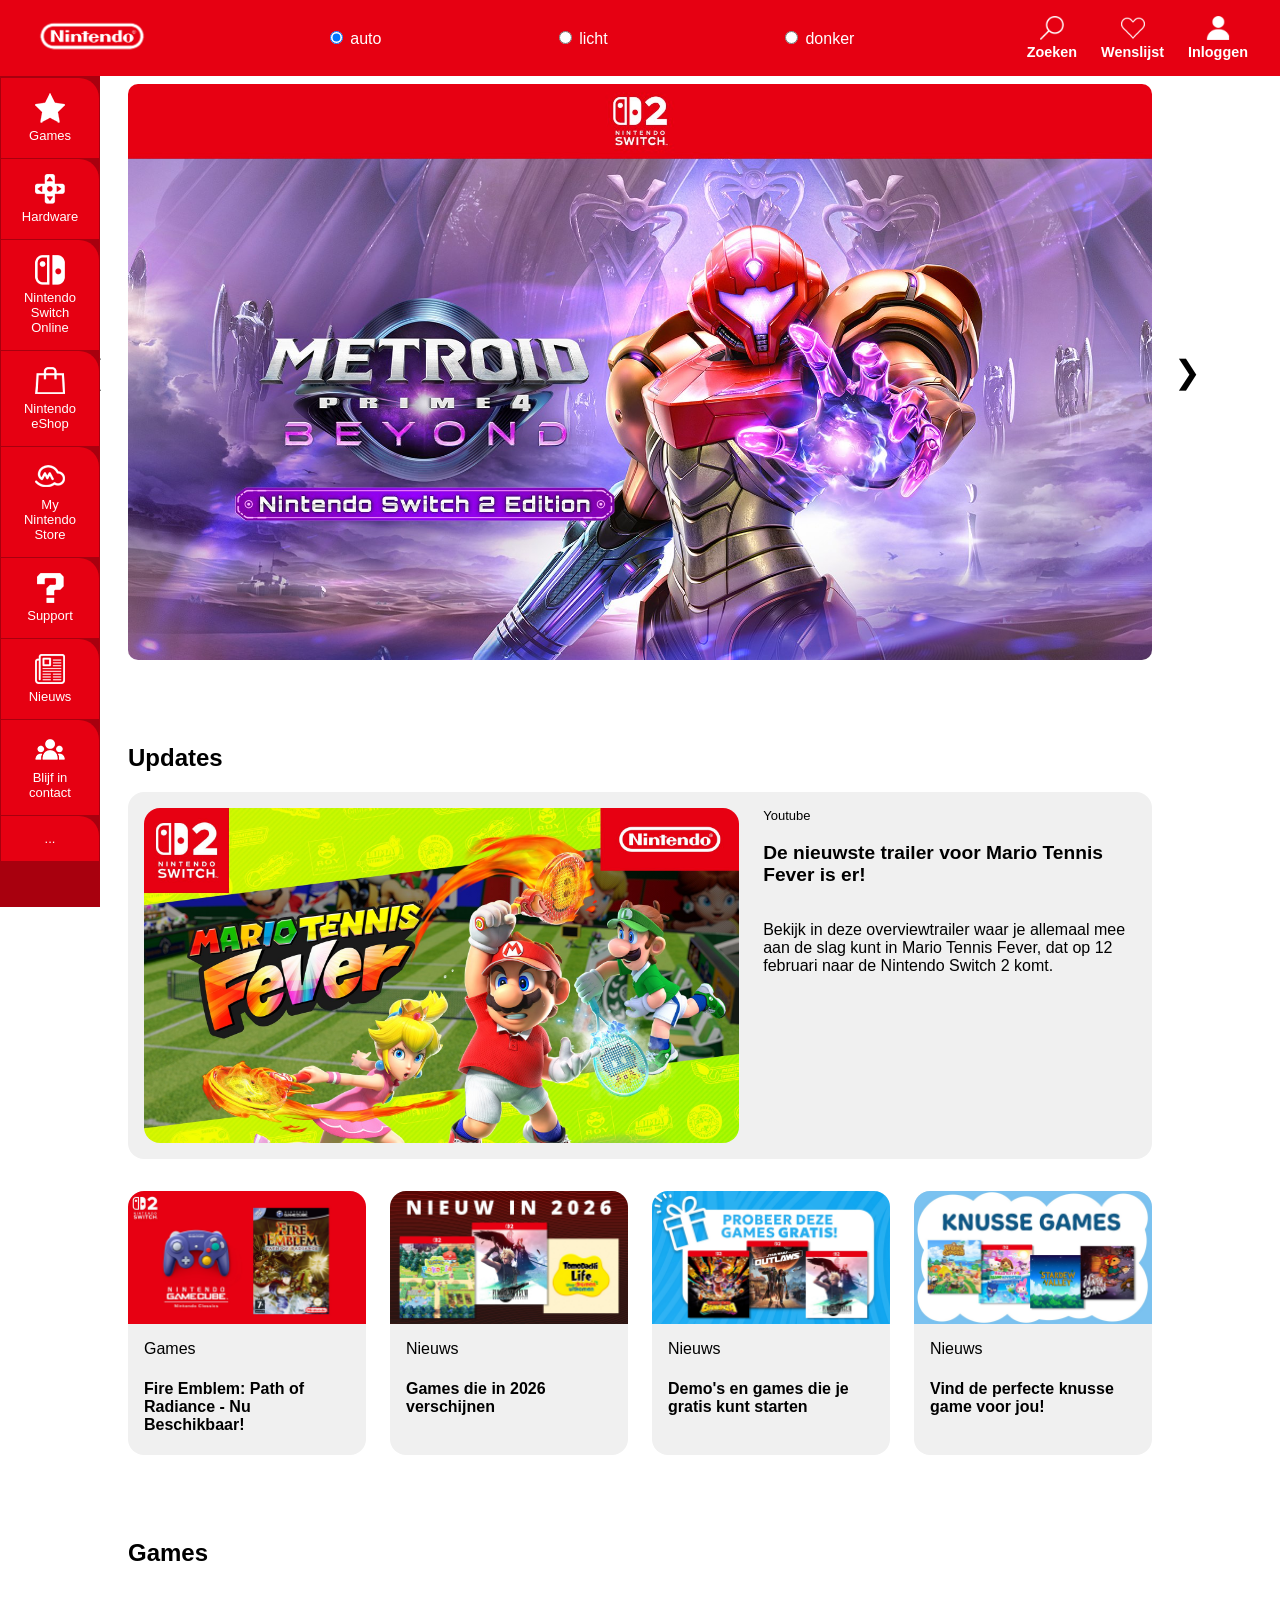
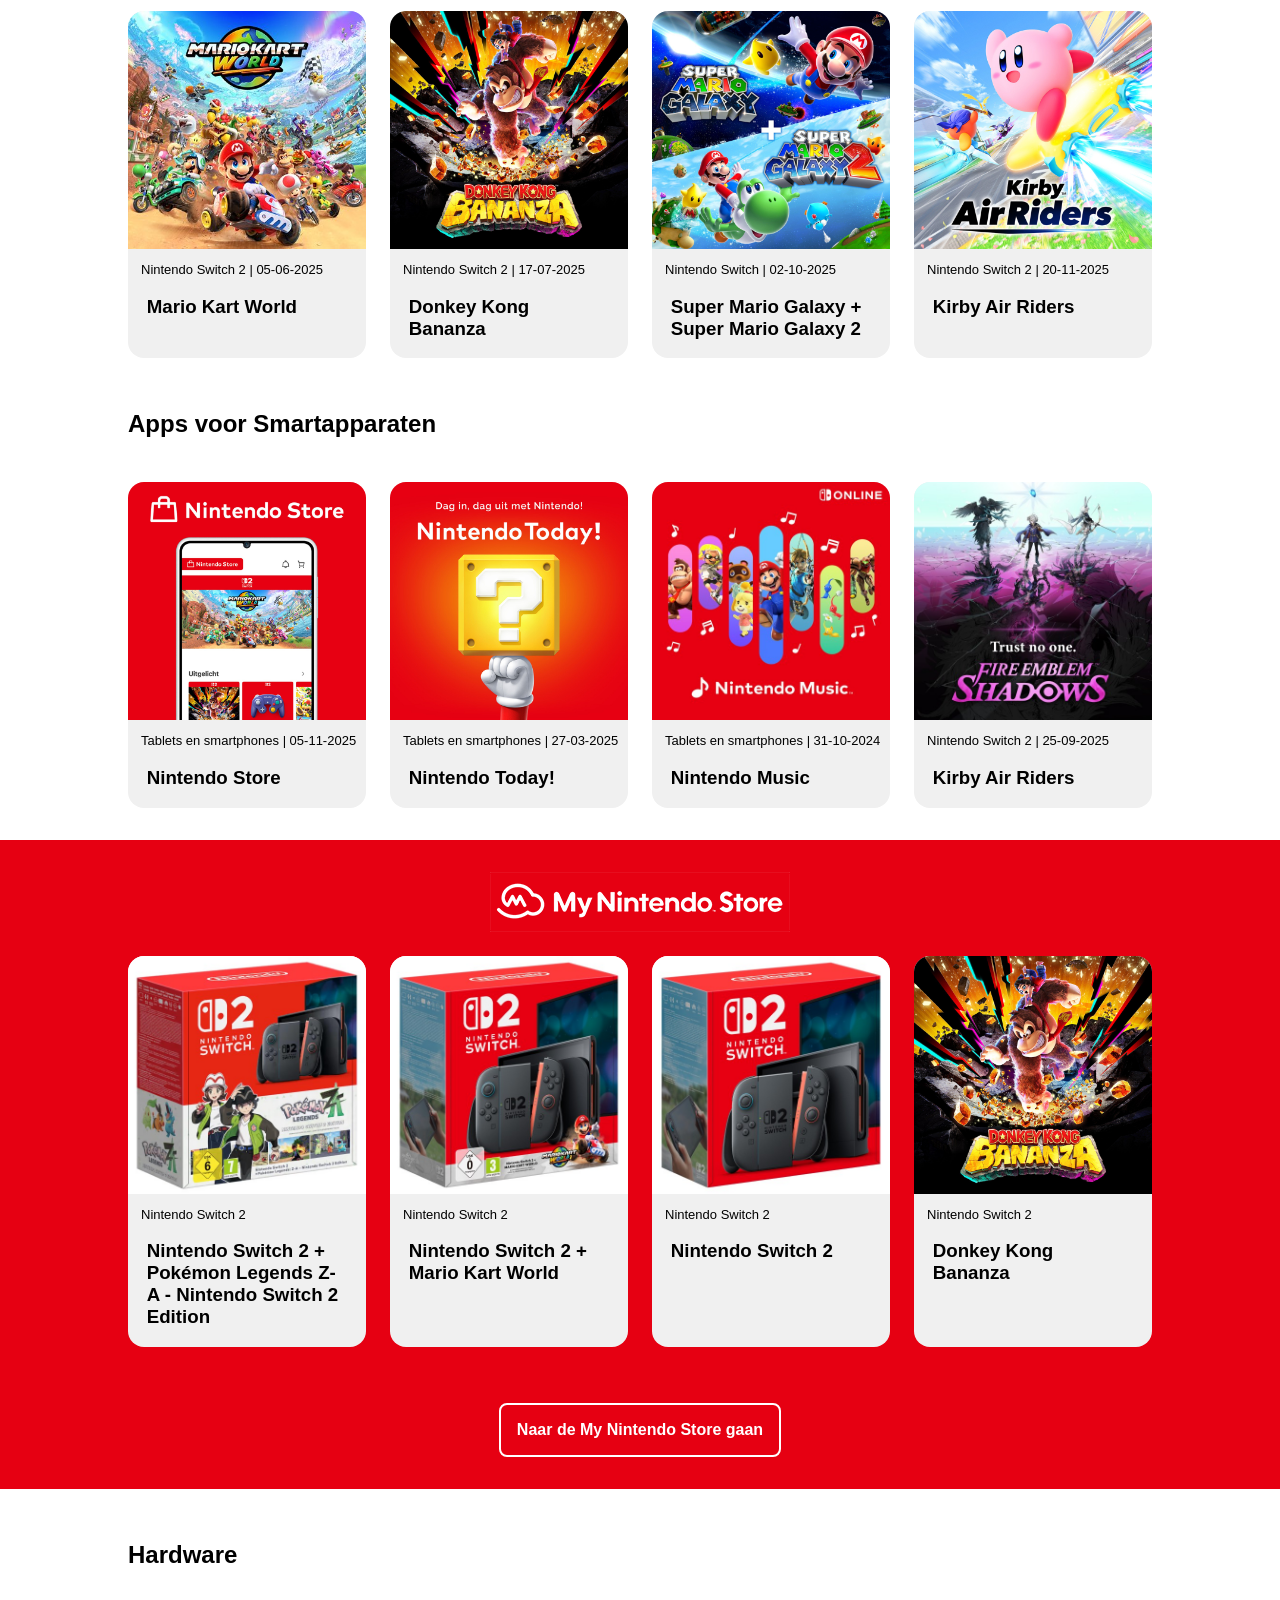
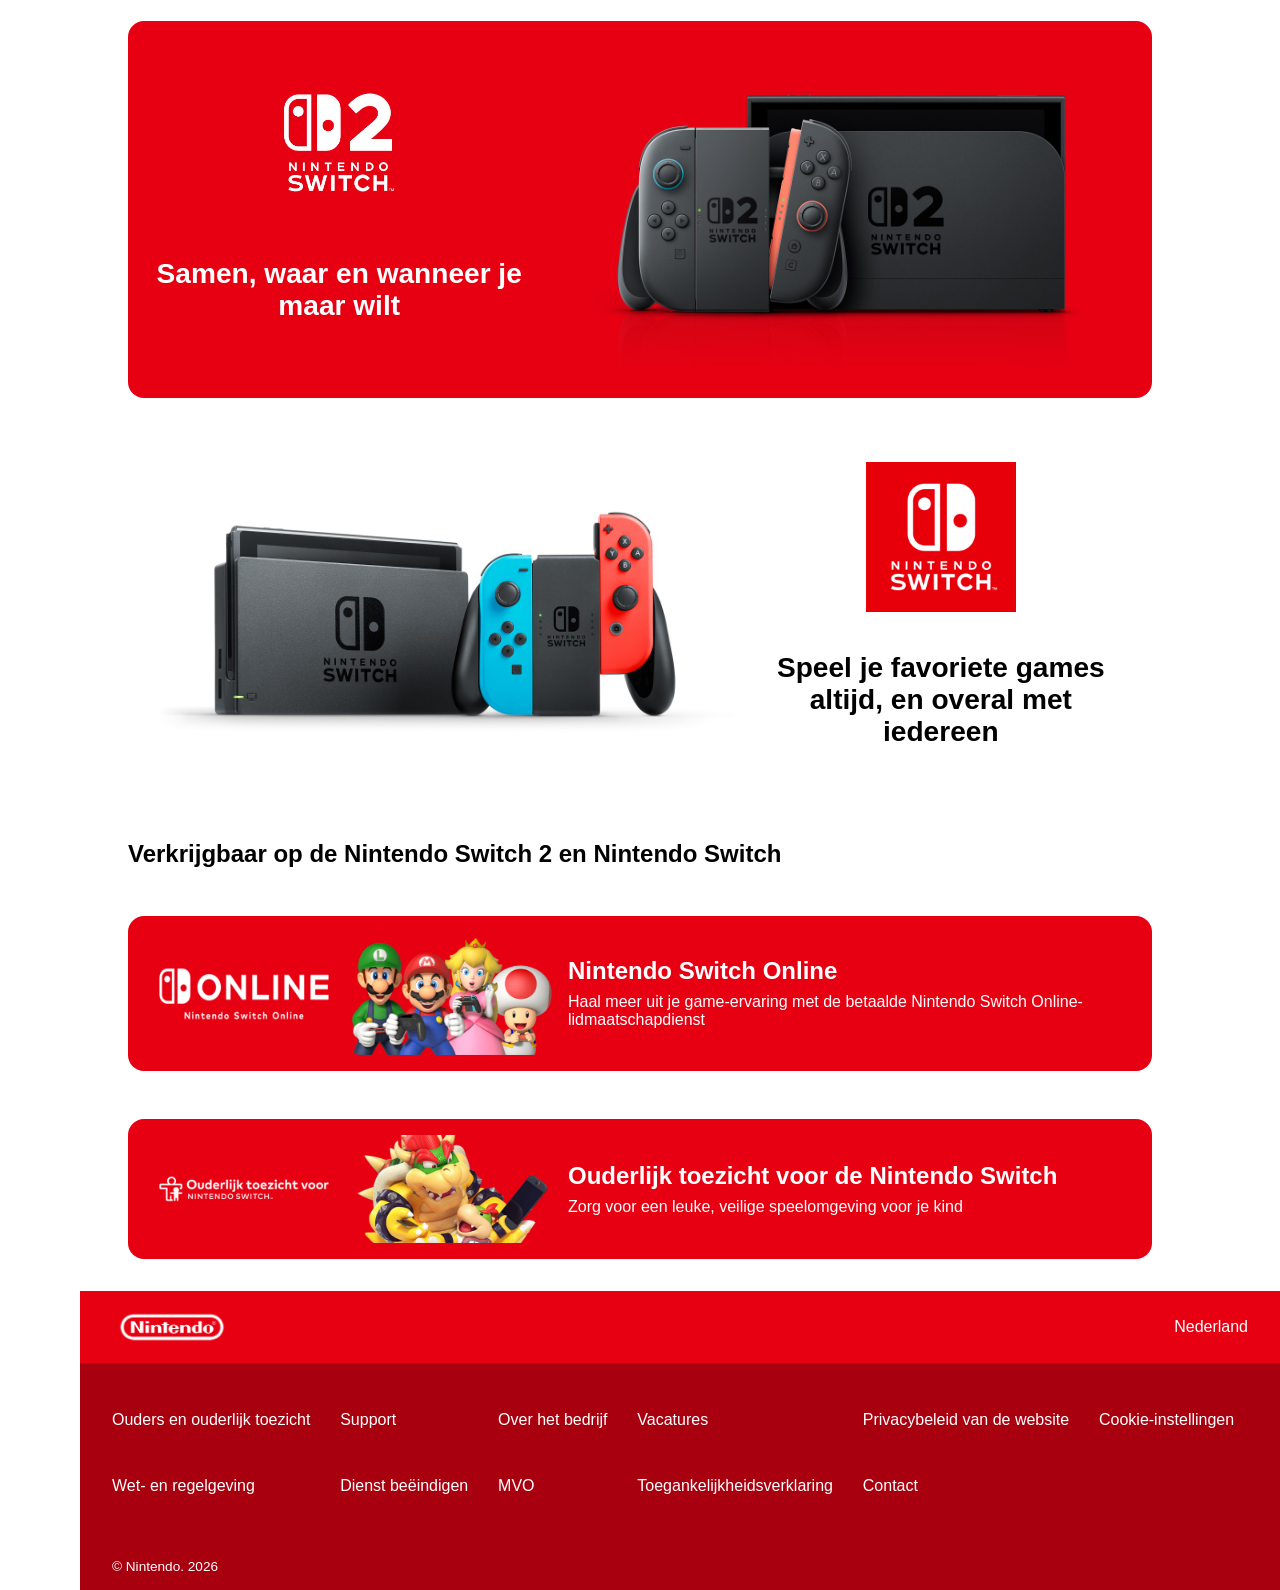
<file: index.html>
<!DOCTYPE html>
<html lang="nl">
	
<head>
	<meta charset="UTF-8">
	<meta name="author" content="Jake Laan">
	<meta name="viewport" content="width=device-width, initial-scale=1">
	
	<title>De officiële website voor Nintendo</title>

	<link href="style.css" rel="stylesheet">

	<link rel="icon" type="image/svg+xml" href="images/favicon.png">
</head>

<body>
<header>  
    
  
  <button class="hamburger" onclick="toggleMenu()">
  <span></span>
  <span></span>
  <span></span>
</button>
  
  <a href="#"><img src="images/nintendo_logo.png" alt="Nintendo Logo"></a>
    
<label>
  <input type="radio" name="theme" value="auto" checked> auto
</label>

<label>
  <input type="radio" name="theme" value="light"> licht
</label>

<label>
  <input type="radio" name="theme" value="dark"> donker
</label> 

    <div class="header-links">
        <a href="#"><img src="images/nav_Search_icon.png" alt="Zoek icoontje"> Zoeken</a>
        <a href="#"><img src="images/nav_wishlist_icon.png" alt="Wishlist icoontje"> Wenslijst</a>
        <a href="#"><img src="images/nav_login_icon.png" alt="Login icoontje"> Inloggen</a>
    </div>
</header>

/* Chatgpt- Prompt: "Hoe maak ik een verticale navigatie balk?"------------------------------------------------ */

<nav class="sidebar">
    <ul>
        <li><a href="#"><img src="images/nav_star_icon.png" alt="Ster">Games</a></li>
        <li><a href="#"><img src="images/nav_DPad_icon.png" alt="Dpad">Hardware</a></li>
        <li><a href="#"><img src="images/nav_NSwitch_icon.png" alt="Nintendo Switch Logo">Nintendo Switch Online</a></li>
        <li><a href="#"><img src="images/nav_shop_icon.png" alt="Winkeltas">Nintendo eShop</a></li>
        <li><a href="#"><img src="images/nav_MyStore_icon.png" alt="My Nintendo store logo">My Nintendo Store</a></li>
        <li><a href="#"><img src="images/nav_QA_icon.png" alt="Vraagteken">Support</a></li>
        <li><a href="#"><img src="images/nav_news_icon.png" alt="nieuwsbrief">Nieuws</a></li>
        <li><a href="#"><img src="images/nav_group_icon.png" alt="Groep">Blijf in contact</a></li>
        <li><a href="#">...</a></li>
    </ul>
</nav>

<div id="mySidenav" class="sidenav">
  <h2>Hardware</h2>
   <h3>Nintendo Switch 2</h3>
    <a href="Overzicht.html">Overzicht</a>
    <a href="Online.html">Functies</a>
    <a href="#">GameChat</a>
    <a href="#">GameShare</a>
    <a href="#">Nintendo Switch 2 Games</a>
    <a href="#">Nintendo Switch 2-accessoires</a>
    <a href="#">Nintendo Switch 2-bundels</a>
    <a href="#">Gegevens overdracht van een Nintendo Switch</a>
   <h3>Nintendo Switch-familie</h3>
    <a href="#">Overzicht</a>
    <a href="#">Nintendo Switch - OLED-model</a>
    <a href="#">Nintendo Switch</a>
    <a href="#">Nintendo Switch Lite</a>
    <a href="#">Welke Nintendo Switch past het beste bij je?</a>
</div>

/*------------------------------------------------------------------*/


<main>
   
<div class="carousel">
  <button class="prev">❮</button>
<img src="images/16x9_HP_NSwitch2_MetroidPrime4BeyondNS2Ed_HeroShelf_textless.jpg" alt="carousel image" class="carousel-image">
  <button class="next">❯</button>
</div>



<section class="updates"> 
  <h2>Updates</h2>

  <div class="update-main">
    <img src="images/16x9_YT_NSwitch_MarioTennisFever_thumbnail.jpg" alt="Preview Mario Tennis Fever">

    <div class="update-text">
      <a href="https://youtu.be/RSyoMsWRL9I?si=YqlS65AR0tT2wXxA">Youtube</a>
      <h3><b>De nieuwste trailer voor Mario Tennis Fever is er!</b></h3>
      <p>
        Bekijk in deze overviewtrailer waar je allemaal mee aan de slag kunt
        in Mario Tennis Fever, dat op 12 februari naar de Nintendo Switch 2 komt.
      </p>
    </div>
  </div>

<div class="updatesub">

  <article class="update-card">
    <img src="images/16x9_FireEmblem_noracetrack.jpg" alt="Poster Fire Emblem Path of Radiance"> 
     <p>Games</p>
    <h4>Fire Emblem: Path of Radiance - Nu Beschikbaar!</h4>
  </article>

  <article class="update-card">
    <img src="images/16x9_HP_NSwitch2_UpcomingGames_2026_NL_nl.jpg" alt="Games die in 2026 verschijnen">
     <p>Nieuws</p>
    <h4>Games die in 2026 verschijnen</h4>
  </article>

  <article class="update-card">
    <img src="images/16x9_Other_TryForFree2025_NL.jpg" alt="Probeer deze games gratis!">
     <p>Nieuws</p>
    <h4>Demo's en games die je gratis kunt starten</h4>
  </article>

  <article class="update-card">
    <img src="images/16x9_Other_CosyGames2025_NL.jpg" alt="Knusse games">
     <p>Nieuws</p>
    <h4>Vind de perfecte knusse game voor jou!</h4>
  </article>

</div>
</section>


<section class="games">

<h2>Games</h2>

<article class="game-card"> 
 <a href="#"><img src="images/1x1_NSwitch2_MarioKartWorld.jpg" alt="Poster voor Mario Kart World"></a>
  <p>Nintendo Switch 2 | 05-06-2025</p>
 <h3>Mario Kart World</h3>
</article>

<article class="game-card"> 
 <a href="#"><img src="images/1x1_NSwitch2_DonkeyKongBananza_Launch_image1600w.jpg" alt="Poster voor Donkey Kong Bananza"></a>
  <p>Nintendo Switch 2 | 17-07-2025</p>
 <h3>Donkey Kong Bananza</h3>
</article>

<article class="game-card"> 
 <a href="#"><img src="images/1x1_NSwitch_SuperMarioGalaxy1And2_image1600w.jpg" alt=" Poster voor Super Mario Galaxy + Super Mario Galaxy 2"></a>
  <p>Nintendo Switch | 02-10-2025</p>
 <h3>Super Mario Galaxy + Super Mario Galaxy 2</h3>
</article>

<article class="game-card"> 
 <a href="#"><img src="images/1x1_NSwitch2_KirbyAirRiders_02_image1600w.jpg" alt="Poster voor Kirby Air Riders"></a>
  <p>Nintendo Switch 2 | 20-11-2025</p>
 <h3>Kirby Air Riders</h3>
</article>

</Section>
 
<section class="apps">

<h2>Apps voor Smartapparaten</h2>

<article class="apps-card"> 
 <img src="images/1x1_SmartDevice_MNSApp_NL_nl_image1600w.jpg" alt="Poster voor Nintendo Store App">
  <p>Tablets en smartphones | 05-11-2025</p>
 <h3>Nintendo Store</h3>
</article>

<article class="apps-card"> 
 <img src="images/1x1_SmartDevice_NintendoToday_NL_nl_image1600w.jpg" alt=" Poster voor Nintendo Today App">
  <p>Tablets en smartphones | 27-03-2025</p>
 <h3>Nintendo Today!</h3>
</article>

<article class="apps-card"> 
 <img src="images/1x1_SmartDevice_NSO_NintendoMusic_Announce_GB_en_image500w.jpg" alt=" Poster voor Nintendo Music App">
  <p>Tablets en smartphones | 31-10-2024</p>
 <h3>Nintendo Music</h3>
</article>

<article class="apps-card"> 
 <img src="images/1x1_FireEmblemShadows_GBen_image500w.jpg" alt="Poster voor Fire Emblem Shadows">
  <p>Nintendo Switch 2 | 25-09-2025</p>
 <h3>Kirby Air Riders</h3>
</article>

</Section>

<div class="store-wrapper">

  <section class="store">

<h2>My Nintendo Store</h2>

<img src="images/my-nintendo-store-logo.png" alt=" My Nintendo Store Logo" class="store-logo">

<article class="store-card"> 
 <img src="images/1x1_PokemonLegendsZA_MNS_image500w.jpg" alt=" Nintendo Switch 2 en Pokémon Legends Z-A Bundel">
  <p>Nintendo Switch 2</p>
 <h3>Nintendo Switch 2 + Pokémon Legends Z-A - Nintendo Switch 2 Edition</h3>
</article>

<article class="store-card"> 
 <img src="images/1x1_NintedoSwitch2_Hardware_MarioKartBundle_pkg_MNS_2000x2000.jpg" alt="Nintendo Switch 2 en Mario Kart World Bundel"> 
  <p>Nintendo Switch 2</p>
 <h3>Nintendo Switch 2 + Mario Kart World</h3>
</article>

<article class="store-card"> 
 <img src="images/1x1_NintedoSwitch2_Hardware_pkg_MNS_2000x2000.jpg" alt="Nintendo Switch 2 verpakking">
  <p>Nintendo Switch 2</p>
 <h3>Nintendo Switch 2</h3>
</article>

<article class="store-card"> 
 <img src="images/1x1_NSwitch2_DonkeyKongBananza_Launch_image1600w.jpg" alt="Poster voor Donkey Kong Bananza">
  <p>Nintendo Switch 2</p>
 <h3>Donkey Kong Bananza</h3>
</article>


<button class="store-button">
  Naar de My Nintendo Store gaan
</button>

</Section>

</div>

<section class="hardware">

<h2>Hardware</h2>

<article class="hardware-card-upper">
  <div class="logo-text">
    <img src="images/NintendoSwitch2Logo.png" alt="Nintendo Switch 2 Logo">
    <h3>Samen, waar en wanneer je maar wilt</h3>
  </div>
  <img src="images/16x9_NSwitch2_HWKeyvisual_NoIcon_image1280w.jpg" alt="Nintendo Switch 2 afbeelding">
</article>

<article class="hardware-card-lower">
  <img src="images/16x9_NSwitch_Hardware_image1280w.jpg" alt="Nintendo Switch afbeelding">
  <div class="logo-text">
    <img src="images/Nintendo_switch_logo.png" alt="Nintendo Switch Logo">
    <h3>Speel je favoriete games altijd, en overal met iedereen</h3>
  </div>
</article>

</Section>

<section class="online">
  <h2>Verkrijgbaar op de Nintendo Switch 2 en Nintendo Switch</h2>

  <article class="online-card"> 
    <div class="images">
      <img src="images/CI_518x218_NSwitch_ServiceBanner_NSOLogo_image500w.png" alt="Nintendo Switch Online Logo">
      <img src="images/CI_518x320_NSwitch_ServiceBanner_NSOChar_image500w.png" alt="Nintendo Switch Online karakters">
    </div>
    <div class="text">
      <h3>Nintendo Switch Online</h3>
      <p>Haal meer uit je game-ervaring met de betaalde Nintendo Switch Online-lidmaatschapdienst</p>
    </div>
  </article>

  <article class="online-card"> 
    <div class="images">
      <img src="images/CI_518x218_NSwitch_ServiceBanner_ParentalcontrolLogoTrans_NL_nl_image500w.png" alt="Ouderlijk toezicht Logo">
      <img src="images/CI_518x280_NSwitch_ServiceBanner_ParentalControlChar_v02_image500w.png" alt="Ouderlijk toezicht Karakters">
    </div>
    <div class="text">
      <h3>Ouderlijk toezicht voor de Nintendo Switch</h3>
      <p>Zorg voor een leuke, veilige speelomgeving voor je kind</p>
    </div>
  </article>
</section>

</main>

<footer> 
   
    <div class="taal-balk">   
        <img src="images/nintendo_logo.png" alt="Nintendo logo">
        <span>Nederland</span>   
    </div>
    
   
    <div class="footer-links">
       <a href="#"><p>Ouders en ouderlijk toezicht</p></a>
       <a href="#"><p>Support</p></a>
       <a href="#"><p>Over het bedrijf</p></a>
       <a href="#"><p>Vacatures</p></a>
       <a href="#"><p>Privacybeleid van de website</p></a>
       <a href="#"><p>Cookie-instellingen</p></a>
       <a href="#"><p>Wet- en regelgeving</p></a>
       <a href="#"><p>Dienst beëindigen</p></a>
       <a href="#"><p>MVO</p></a>
       <a href="#"><p>Toegankelijkheidsverklaring</p></a>
       <a href="#"><p>Contact</p></a>
    </div>
    
   
    <div class="copyright">
        <p>© Nintendo. 2026</p>
    </div>
</footer>


	<script defer src="script.js"></script>
</body>
	
</html>
</file>
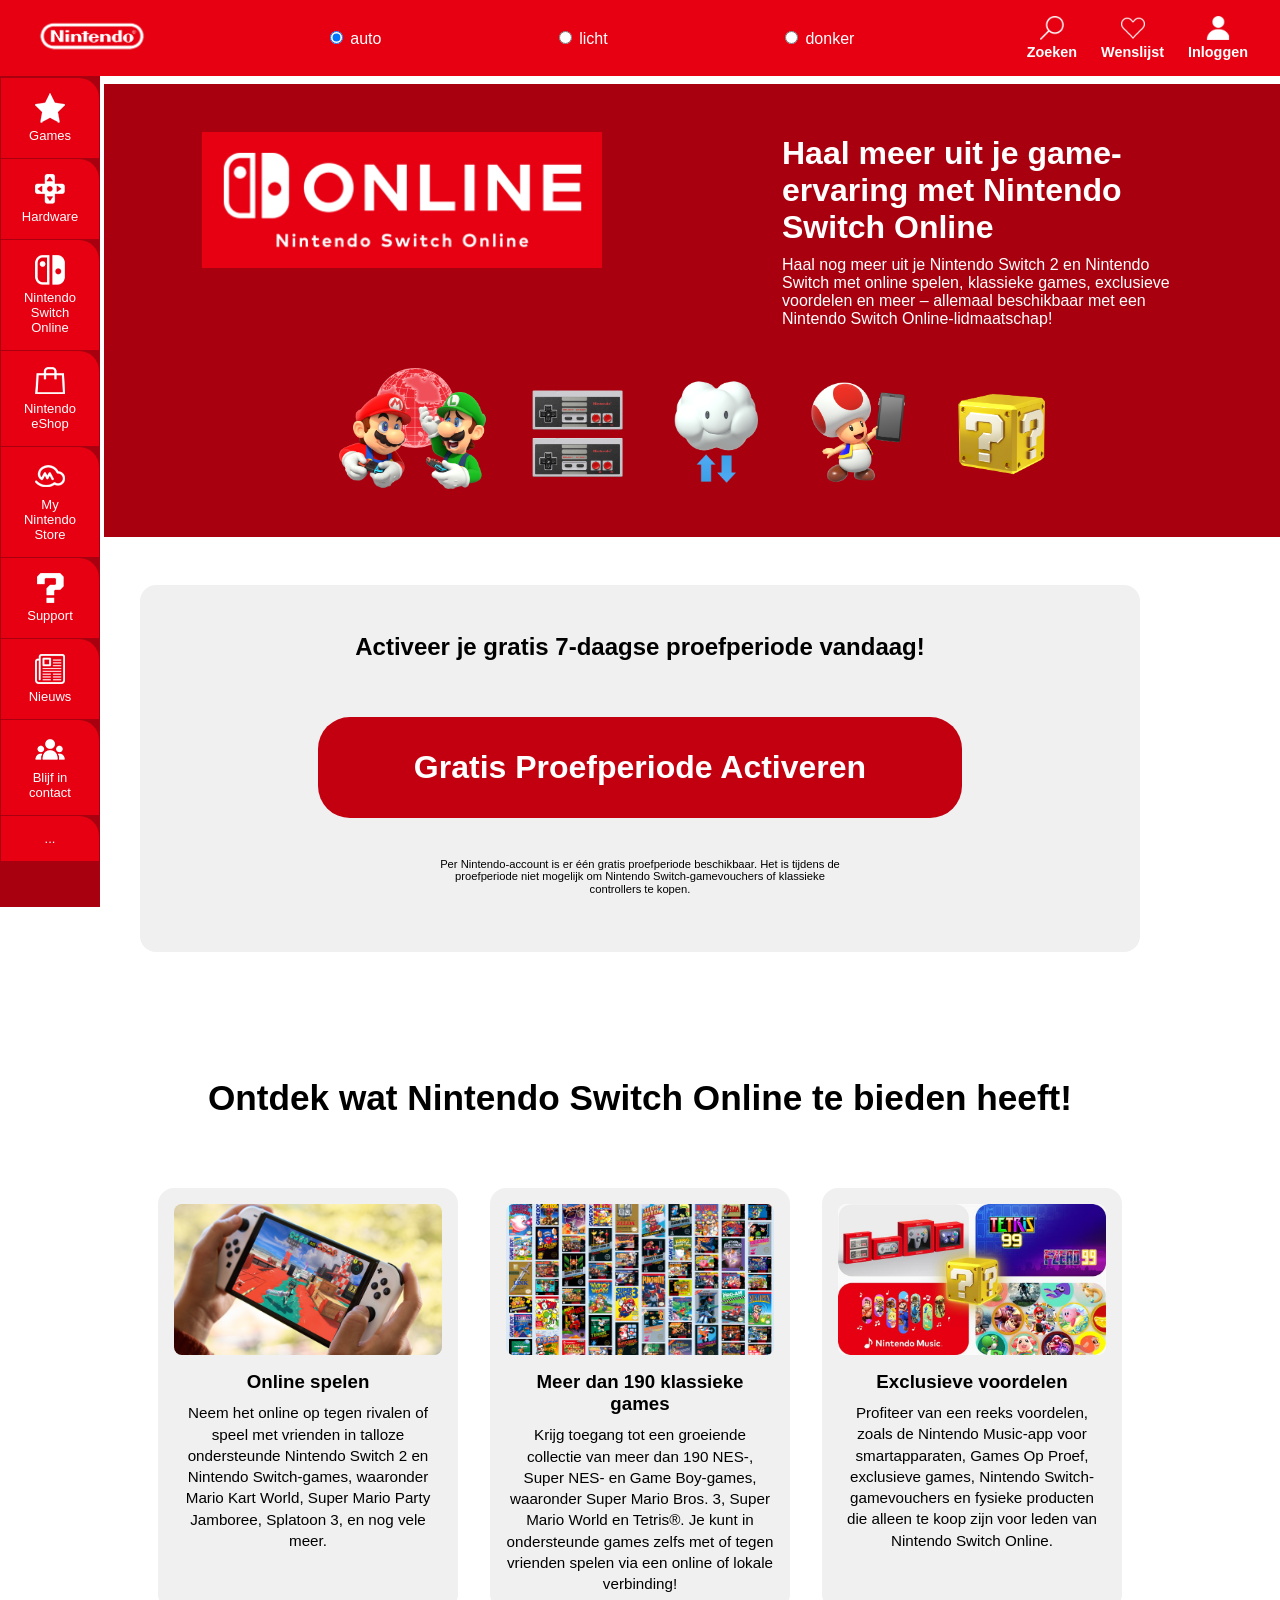
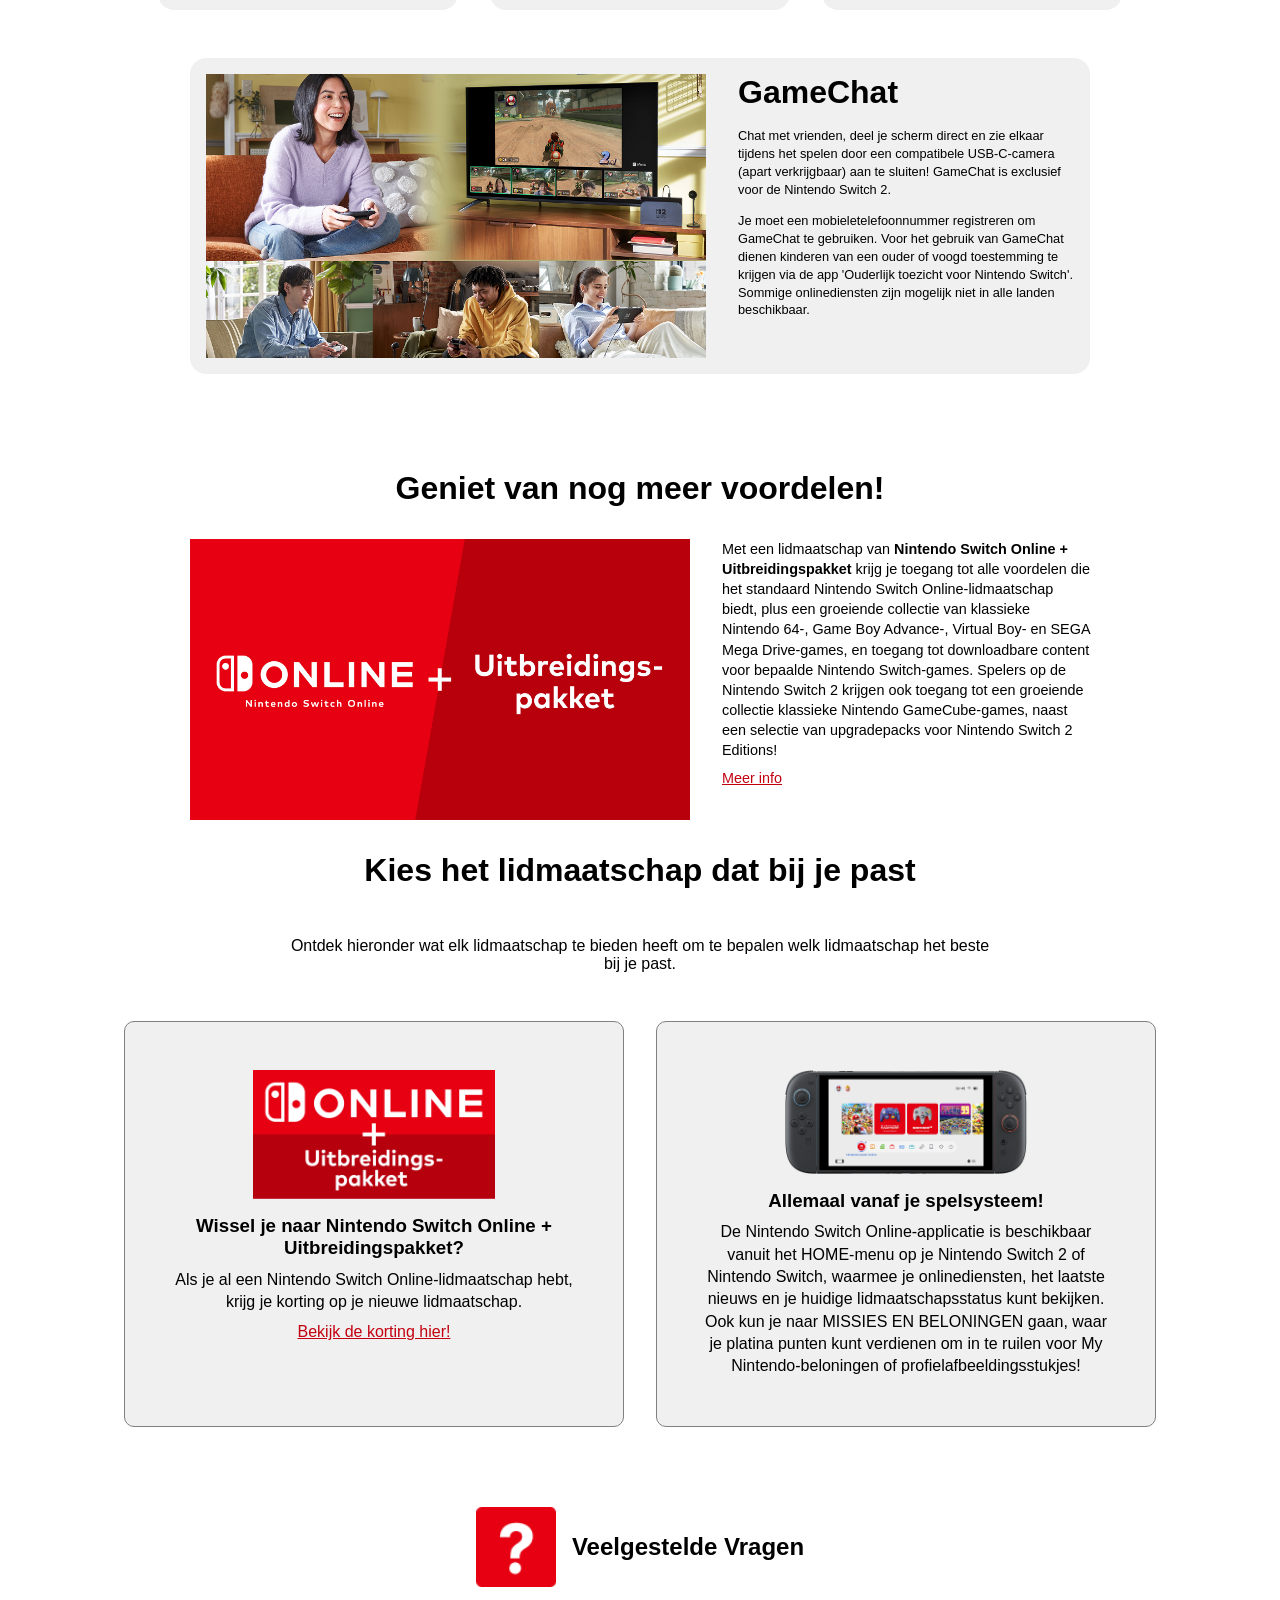
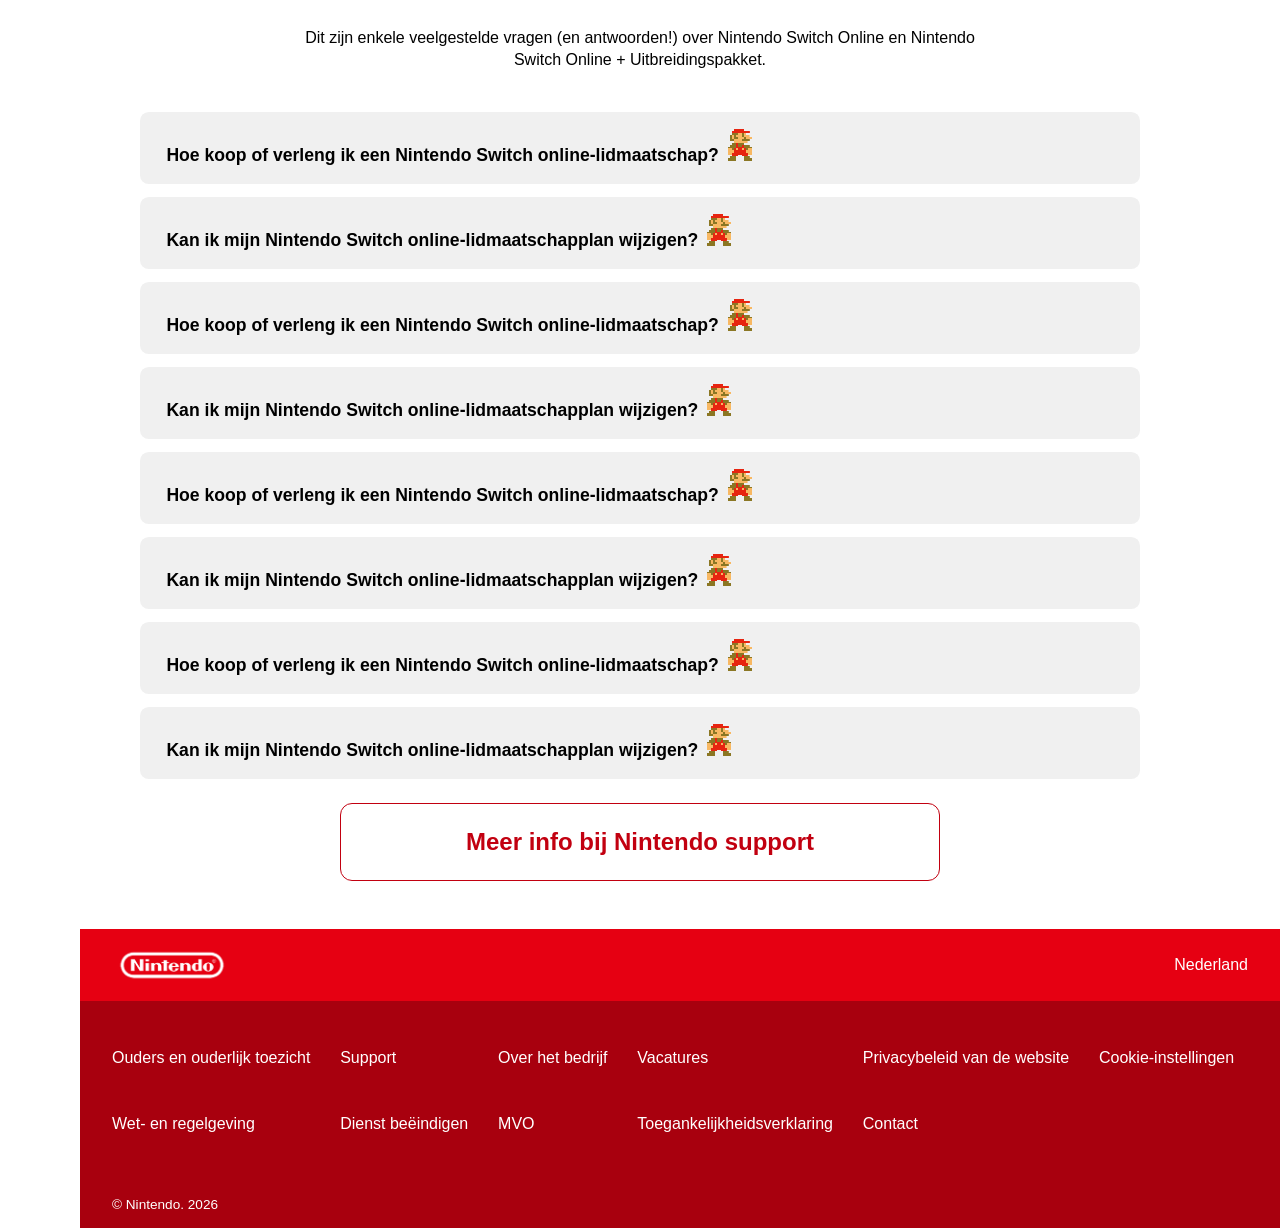
<file: Online.html>
<!DOCTYPE html>
<html lang="nl">
	
<head>
	<meta charset="UTF-8">
	<meta name="author" content="Jake Laan">
	<meta name="viewport" content="width=device-width, initial-scale=1">
	
	<title>De officiële website voor Nintendo</title>

	<link href="style.css" rel="stylesheet">

	<link rel="icon" type="image/svg+xml" href="images/favicon.png">
</head>

<body>
    <header>
    
  <button class="hamburger" onclick="toggleMenu()">
  <span></span>
  <span></span>
  <span></span>
</button>
  
  <a href="index.html"><img src="images/nintendo_logo.png" alt="Nintendo Logo"></a>
    
<label>
  <input type="radio" name="theme" value="auto" checked> auto
</label>

<label>
  <input type="radio" name="theme" value="light"> licht
</label>

<label>
  <input type="radio" name="theme" value="dark"> donker
</label> 

    <div class="header-links">
        <a href="#"><img src="images/nav_Search_icon.png" alt="Zoek icoontje"> Zoeken</a>
        <a href="#"><img src="images/nav_wishlist_icon.png" alt="Wishlist icoontje"> Wenslijst</a>
        <a href="#"><img src="images/nav_login_icon.png" alt="Login icoontje"> Inloggen</a>
    </div>
</header>

/* Chatgpt- Prompt: "Hoe maak ik een verticale navigatie balk?"------------------------------------------------ */

<nav class="sidebar">
    <ul>
        <li><a href="#"><img src="images/nav_star_icon.png" alt="Ster">Games</a></li>
        <li><a href="#"><img src="images/nav_DPad_icon.png" alt="Dpad">Hardware</a></li>
        <li><a href="#"><img src="images/nav_NSwitch_icon.png" alt="Nintendo Switch Logo">Nintendo Switch Online</a></li>
        <li><a href="#"><img src="images/nav_shop_icon.png" alt="Winkeltas">Nintendo eShop</a></li>
        <li><a href="#"><img src="images/nav_MyStore_icon.png" alt="My Nintendo store logo">My Nintendo Store</a></li>
        <li><a href="#"><img src="images/nav_QA_icon.png" alt="Vraagteken">Support</a></li>
        <li><a href="#"><img src="images/nav_news_icon.png" alt="nieuwsbrief">Nieuws</a></li>
        <li><a href="#"><img src="images/nav_group_icon.png" alt="Groep">Blijf in contact</a></li>
        <li><a href="#">...</a></li>
    </ul>
</nav>

<div id="mySidenav" class="sidenav">
  <h2>Hardware</h2>
   <h3>Nintendo Switch 2</h3>
    <a href="Overzicht.html">Overzicht</a>
    <a href="Online.html">Functies</a>
    <a href="#">GameChat</a>
    <a href="#">GameShare</a>
    <a href="#">Nintendo Switch 2 Games</a>
    <a href="#">Nintendo Switch 2-accessoires</a>
    <a href="#">Nintendo Switch 2-bundels</a>
    <a href="#">Gegevens overdracht van een Nintendo Switch</a>
   <h3>Nintendo Switch-familie</h3>
    <a href="#">Overzicht</a>
    <a href="#">Nintendo Switch - OLED-model</a>
    <a href="#">Nintendo Switch</a>
    <a href="#">Nintendo Switch Lite</a>
    <a href="#">Welke Nintendo Switch past het beste bij je?</a>
</div>

/*------------------------------------------------------------------*/


<main>

<div class="OnlineHeader">

  <img src="images/CI_NSwitch_NSO_Logo.png" alt="Nintendo nSwitch Online Logo">

  <div class="tekstblok">
    <h1>Haal meer uit je game-ervaring met Nintendo Switch Online</h1>
    <p>
      Haal nog meer uit je Nintendo Switch 2 en Nintendo Switch met online spelen, klassieke games, 
      exclusieve voordelen en meer – allemaal beschikbaar met een Nintendo Switch Online-lidmaatschap!
    </p>
  </div>

  <img src="images/CI_NSwitch_NSO_Overview.png" Alt="Overzicht van Nintendo Switch Online">

</div>

<div class="Proef"> 

<h2>Activeer je gratis 7-daagse proefperiode vandaag!</h2>
<button> Gratis Proefperiode Activeren</button>
<p> Per Nintendo-account is er één gratis proefperiode beschikbaar. Het is tijdens de proefperiode niet 
    mogelijk om Nintendo Switch-gamevouchers of klassieke controllers te kopen.</p>

</div>

<div class="Ontdek">

  <h2>Ontdek wat Nintendo Switch Online te bieden heeft!</h2>

  <div class="OntdekCardsRow">
    <article class="OntdekCard">
      <img src="images/CI_NSwitch_NSO_Overview_Online_Play_Splatoon_nl.png" alt="Splatoon spelen">    
      <h3>Online spelen</h3>
      <p>Neem het online op tegen rivalen of speel met vrienden in talloze ondersteunde Nintendo Switch 2 en Nintendo Switch-games, 
      waaronder Mario Kart World, Super Mario Party Jamboree, Splatoon 3, en nog vele meer.</p>    
    </article>

    <article class="OntdekCard">
      <img src="images/CI_NSwitch_NSO_Overview_Classic_Games.jpg" alt="Klassieke games"> 
      <h3>Meer dan 190 klassieke games</h3>
      <p>Krijg toegang tot een groeiende collectie van meer dan 190 NES-, Super NES- en Game Boy-games, waaronder Super Mario Bros. 3, 
      Super Mario World en Tetris®. Je kunt in ondersteunde games zelfs met of tegen vrienden spelen via een online of lokale verbinding!</p>    
    </article>

    <article class="OntdekCard">
      <img src="images/16x9_NSwitch_NSO_OnlinePlayExclusivebenefits_NoBorder.jpg" alt="Voordelen">    
      <h3>Exclusieve voordelen</h3>
      <p>Profiteer van een reeks voordelen, zoals de Nintendo Music-app voor smartapparaten, Games Op Proef, exclusieve games, 
      Nintendo Switch-gamevouchers en fysieke producten die alleen te koop zijn voor leden van Nintendo Switch Online.</p>    
    </article>
  </div>


<article class="GamechatCard">
  <img src="images/CI_NSwitch2_NSO_Online_Play_GameChat.jpg" alt="Gamechat gebruiken">    

  <div class="GamechatText">
    <h3>GameChat</h3>
    <p>Chat met vrienden, deel je scherm direct en zie elkaar tijdens het spelen door een compatibele USB-C-camera (apart verkrijgbaar) aan te sluiten! 
    GameChat is exclusief voor de Nintendo Switch 2.</p>    
    <p>Je moet een mobieletelefoonnummer registreren om GameChat te gebruiken. Voor het gebruik van GameChat dienen kinderen van een ouder of voogd toestemming te krijgen via de app 
    'Ouderlijk toezicht voor Nintendo Switch'. Sommige onlinediensten zijn mogelijk niet in alle landen beschikbaar.</p>    
  </div>
</article>
</div>

<div class="Voordelen">

  <h2>Geniet van nog meer voordelen!</h2>

  <div class="VoordelenRow">
    <img src="images/2x1_NSwitch_NSO_Expansionpack_6_Icon_nlNL.jpg" alt="Voordelen afbeelding">
    <div class="VoordelenText">
      <p>Met een lidmaatschap van <b>Nintendo Switch Online + Uitbreidingspakket</b> krijg je toegang tot alle voordelen die het standaard Nintendo Switch Online-lidmaatschap biedt, 
        plus een groeiende collectie van klassieke Nintendo 64-, Game Boy Advance-, Virtual Boy- en SEGA Mega Drive-games, en toegang tot downloadbare content voor bepaalde 
        Nintendo Switch-games. Spelers op de Nintendo Switch 2 krijgen ook toegang tot een groeiende collectie klassieke Nintendo GameCube-games, naast een selectie van upgradepacks 
        voor Nintendo Switch 2 Editions!</p>
        <a href="#">Meer info</a>
    </div>
  </div>

</div>

<div class="lidmaatschap">

  <h2>Kies het lidmaatschap dat bij je past</h2>
  <p>Ontdek hieronder wat elk lidmaatschap te bieden heeft om te bepalen welk lidmaatschap het beste bij je past.</p>

  <div class="lidmaatschapCardsRow">
    <article class="lidmaatschapCard">
      <img src="images/CI_NSwitch_NSO_Logo_ONLINE_Expansion_Pack_nl.png" alt="Card afbeelding">
      <h3>Wissel je naar Nintendo Switch Online + Uitbreidingspakket?</h3>
      <p>Als je al een Nintendo Switch Online-lidmaatschap hebt, krijg je korting op je nieuwe lidmaatschap.</p>
      <a href="#">Bekijk de korting hier!</a>
    </article>

    <article class="lidmaatschapCard">
      <img src="images/CI_NSwitch_NSO_Hardware_Home_Menu.png" alt="Card afbeelding">
      <h3>Allemaal vanaf je spelsysteem!</h3>
      <p>De Nintendo Switch Online-applicatie is beschikbaar vanuit het HOME-menu op je Nintendo Switch 2 of Nintendo Switch, waarmee je onlinediensten, 
        het laatste nieuws en je huidige lidmaatschapsstatus kunt bekijken. Ook kun je naar MISSIES EN BELONINGEN gaan, waar je platina punten kunt verdienen 
        om in te ruilen voor My Nintendo-beloningen of profielafbeeldingsstukjes!</p>
    </article>
  </div>

</div>

<div class="Vragen">

  <div class="VragenHeader">
    <img src="images/CI_NSwitch_NSO_Icons_FAQ.png" alt="FAQ Icon">
    <h2>Veelgestelde Vragen</h2>
  </div>

  <p>Dit zijn enkele veelgestelde vragen (en antwoorden!) over Nintendo Switch Online en Nintendo Switch Online + Uitbreidingspakket.</p>

  <div class="VragenButtons">
    <button>Hoe koop of verleng ik een Nintendo Switch online-lidmaatschap? <img src="images/favicon.png" alt="Mini Mario Sprite"></button>
    <button>Kan ik mijn Nintendo Switch online-lidmaatschapplan wijzigen? <img src="images/favicon.png" alt="Mini Mario Sprite"></button>
    <button>Hoe koop of verleng ik een Nintendo Switch online-lidmaatschap? <img src="images/favicon.png" alt="Mini Mario Sprite"></button>
    <button>Kan ik mijn Nintendo Switch online-lidmaatschapplan wijzigen? <img src="images/favicon.png" alt="Mini Mario Sprite"></button>
    <button>Hoe koop of verleng ik een Nintendo Switch online-lidmaatschap? <img src="images/favicon.png" alt="Mini Mario Sprite"></button>
    <button>Kan ik mijn Nintendo Switch online-lidmaatschapplan wijzigen? <img src="images/favicon.png" alt="Mini Mario Sprite"></button>
    <button>Hoe koop of verleng ik een Nintendo Switch online-lidmaatschap? <img src="images/favicon.png" alt="Mini Mario Sprite"></button>
    <button>Kan ik mijn Nintendo Switch online-lidmaatschapplan wijzigen? <img src="images/favicon.png" alt="Mini Mario Sprite"></button>
  </div>

    <button class="VragenSupportButton">Meer info bij Nintendo support</button>
</div>
</main>

<footer> 
   
    <div class="taal-balk">   
        <img src="images/nintendo_logo.png" alt="Nintendo logo">
        <span>Nederland</span>   
    </div>
    
   
    <div class="footer-links">
       <a href="#"><p>Ouders en ouderlijk toezicht</p></a>
       <a href="#"><p>Support</p></a>
       <a href="#"><p>Over het bedrijf</p></a>
       <a href="#"><p>Vacatures</p></a>
       <a href="#"><p>Privacybeleid van de website</p></a>
       <a href="#"><p>Cookie-instellingen</p></a>
       <a href="#"><p>Wet- en regelgeving</p></a>
       <a href="#"><p>Dienst beëindigen</p></a>
       <a href="#"><p>MVO</p></a>
       <a href="#"><p>Toegankelijkheidsverklaring</p></a>
       <a href="#"><p>Contact</p></a>
    </div>
    
   
    <div class="copyright">
        <p>© Nintendo. 2026</p>
    </div>
</footer>


	<script defer src="script.js"></script>
</body>
	
</html>
</file>
<file: style.css>
*, *::after, *::before {
  box-sizing:border-box;  
}

:root {
 color-scheme: light dark;
 --bg: light-dark(white, black);
 --clr: light-dark(Black, White);
 --crd: light-dark(rgb(240, 240, 240), rgb(54, 54, 54));
 --crdt: light-dark (rgb(209, 209, 209), rgb(156, 156, 156));

}
html:has([value="light"]:checked) {
color-scheme: light;
}
html:has([value="dark"]:checked) {
color-scheme: dark;
}
html {
color: var(--clr);
background-color: var(--bg); 
/*card color:: var(--crd);*/
/*card text color:: var(--crdt);*/
}

:root {

    --color-nintendo:#e60012; 
}

body {
  padding: 0;
  margin: 0;
  background-color: var(--bg);
}


header {
    background-color: #e60012;
    color: white;
    display: flex;
    justify-content: space-between; 
    align-items: center;
    padding: 1em 2em; 
    position: fixed;
    top: 0;
    left: 0;
    width: 100%; 
    z-index: 1000;
    box-sizing: border-box;
}

header img {
    height: 40px; 
}

.header-links {
    display: flex;
    gap: 1.5em;
    align-items: center;
}

.header-links a {
    display: flex;
    flex-direction: column;  
    align-items: center;     
    gap: 0.25em;            
    color: white;
    text-decoration: none;
    font-weight: bold;
    font-size: 0.9em;
}

.header-links a img {
    width: 24px;   
    height: 24px;  
}

header a:hover{

text-decoration: underline;

}




/*Footer--------------------------------------------------------------------------------------*/

footer {
  background-color: #a8000e;
  color: white;
  margin-left: 5em;
}


.taal-balk {
  display: flex;
  justify-content: space-between;
  align-items: center;
  padding: 1em 2em;
  background-color: #e60012;
}

.taal-balk img {
  height: 40px;
}


.footer-links {
  display: grid;
  grid-template-columns: repeat(6, auto);
  gap: 1em;
  padding: 2em;
}

.footer-links a {
  text-decoration: none;
  color: white;
}

.footer-links a:hover {
  text-decoration: underline;
}


.copyright {
  text-align: left;
  padding: 1em 2em;
}

.copyright p {
  margin: 0;
  font-size: 0.85em;
}


@media (max-width: 1024px) {
  footer{
    margin-left: 0em;
  }
  .footer-links {
    grid-template-columns: repeat(3, 1fr);
  }
}


@media (max-width: 768px) {
  .taal-balk {
    flex-direction: column;
    gap: 0.5em;
    text-align: center;
  }

  .footer-links {
    grid-template-columns: 1fr;
    text-align: center;
  }

  .copyright {
    text-align: center;
  }
}
/* Main---------------------------------*/


html, body {
    height: 100%;
}

body {
    display: flex;
    flex-direction: column;
    font-family: 'Lucida Sans', 'Lucida Sans Regular', 'Lucida Grande', 'Lucida Sans Unicode', Geneva, Verdana, sans-serif;
}

main{
background-color: var(--bg); 

}


/*Updates--------------------------------------------------------*/


.updates {
  padding: 2rem 10%;
}

.update-main {
  display: flex;
  gap: 1.5em;
  align-items: flex-start;
  background-color: var(--crd);
  font-size: medium;
  padding: 1em;
  color: var(--crdt);
  border-radius: 1em;
}

.update-main img {
  width: 60%;
  height: auto;
  border-radius: 1em;
  object-fit: cover;
}

.update-text {
  display: flex;
  flex-direction: column;
  flex: 1;
}

.update-main h3 {
  font-size: larger;
  color: var(--clr);
}

.update-main a {
  font-size: small;
  text-decoration: none;
  color: var(--crdt);
}

.updatesub {
  display: grid;
  grid-template-columns: repeat(4, 1fr);
  gap: 1.5em;
  margin-top: 2em;
}

.update-card {
  background-color: var(--crd);
  border-radius: 1em;
  overflow: hidden;
}

.update-card img {
  width: 100%;
  height: auto;
  display: block;
}

.update-card p,
.update-card h4 {
  padding: 0 1em;
  color: var(--crdt);
}

@media (max-width: 1024px) {

  .updates {
    padding: 2rem 5%;
  }

  .updatesub {
    grid-template-columns: repeat(2, 1fr);
  }

  .update-main img {
    width: 50%;
  }
}

@media (max-width: 768px) {

  .update-main {
    flex-direction: column;
  }

  .update-main img {
    width: 100%;
  }

  .updatesub {
    grid-template-columns: 1fr;
  }

  .update-main {
    padding: 1em;
  }
}

/*Games-------------------------------------------------------------------------------------------------*/

.games {
  display: grid;
  grid-template-columns: repeat(4, 1fr);
  gap: 1.5em;
  margin-top: 2em;
  width: 80%;
  margin-left: auto;
  margin-right: auto;
}

.games h2 {
  grid-column: 1 / -1;
}

.game-card {
  background-color: var(--crd);
  border-radius: 1em;
  overflow: hidden;
}

.games img {
  width: 100%;
  height: auto;
  display: block;
}

.game-card p {
  font-size: small;
  padding-left: 1em;
  color: var(--crdt);
}

.game-card h3 {
  padding-left: 1em;
  padding-right: 1em;
  color: var(--clr);
}

@media (max-width: 1024px) {
  .games {
    grid-template-columns: repeat(2, 1fr);
    width: 90%;
  }
}

@media (max-width: 768px) {
  .games {
    grid-template-columns: 1fr;
    width: 95%;
  }
}
/*Apps-----------------------------------------------------------------------------*/

.apps {
  display: grid;
  grid-template-columns: repeat(4, 1fr);
  gap: 1.5em;
  margin-top: 2em;

  width: 80%;
  margin-left: auto;
  margin-right: auto;
}

.apps h2 {
  grid-column: 1 / -1;
}

.apps-card {
  background-color: var(--crd);
  border-radius: 1em;
  overflow: hidden;
}

.apps img {
  width: 100%;
  height: auto;
  display: block;
}

.apps-card p {
  font-size: small;
  padding-left: 1em;
  color: var(--crdt);
}

.apps-card h3 {
  padding-left: 1em;
  padding-right: 1em;
  color: var(--clr);
}

@media (max-width: 1024px) {
  .apps {
    grid-template-columns: repeat(2, 1fr);
    width: 90%;
  }
}
@media (max-width: 768px) {
  .apps {
    grid-template-columns: 1fr;
    width: 95%;
  }
}


/*My nintendo store-----------------------------------------------------------------------*/

.store-wrapper {
  background-color: #e60012;
  width: 100%;
}

.store {
  display: grid;
  grid-template-columns: repeat(4, 1fr);
  gap: 1.5em;

  width: 80%;
  margin: 2em auto;

  background-color: #e60012;
}

.store h2 {
  display: none;
}

.store-logo {
  grid-column: 1 / -1;
  justify-self: center;
  max-width: 300px;
  padding-top: 2em;
}

.store-card {
  background-color: var(--crd);
  border-radius: 1em;
  overflow: hidden;
}

.store-card img {
  width: 100%;
  height: auto;
  display: block;
}

.store-card p {
  font-size: small;
  padding-left: 1em;
  color: var(--crdt);
}

.store-card h3 {
  padding-left: 1em;
  padding-right: 1em;
  color: var(--clr);
}

.store-button {
  grid-column: 1 / -1;
  justify-self: center;

  margin: 2em 0;
  color: white;
  border: solid 2px white;
  font-size: medium;
  padding: 1em;
  font-weight: bold;
  border-radius: 0.5em;
}
.store-button:hover { 
  box-shadow: 0 8px 16px rgba(0, 0, 0, 0.3); }

@media (max-width: 1024px) {
  .store {
    grid-template-columns: repeat(2, 1fr);
    width: 90%;
  }
}

@media (max-width: 768px) {
  .store {
    grid-template-columns: 1fr;
    width: 95%;
  }

  .store-logo {
    max-width: 800px;
  }
}


/*Hardware-----------------------------------------------------------------------*/


.hardware {
  display: grid;
  grid-template-columns: 1fr;
  gap: 2em;
  margin-top: 2em;
  width: 80%;
  margin-left: auto;
  margin-right: auto;
}

.hardware h2 {
  grid-column: 1 / -1;
}

.hardware-card-upper {
  display: flex;
  align-items: center;
  gap: 1em;
  background-color: #e60012;
  border-radius: 1em;
  padding: 1.5em;
}

.hardware-card-upper .logo-text {
  display: flex;
  flex-direction: column;
  align-items: center;
  gap: 0.5em;
  font-size: x-large;
  color: white;
  text-align: center;
}

.hardware-card-upper .logo-text img {
  max-width: 150px;
  height: auto;
}

.hardware-card-upper > img:last-child {
  max-width: 60%;
  height: auto;
  object-fit: cover;
}

.hardware-card-lower {
  display: flex;
  align-items: center;
  gap: 1em;
  border-radius: 1em;
  padding: 1.5em;
}

.hardware-card-lower .logo-text {
  display: flex;
  flex-direction: column;
  align-items: center;
  gap: 0.5em;
  font-size: x-large;
  color: var(--clr);
  text-align: center;
}

.hardware-card-lower .logo-text img {
  max-width: 150px;
  height: auto;
}

.hardware-card-lower > img:first-child {
  max-width: 60%;
  height: auto;
  object-fit: cover;
  border-radius: 1em;
}

@media (max-width: 1024px) {
  .hardware {
    width: 90%;
  }

  .hardware-card-upper,
  .hardware-card-lower {
    flex-direction: column;
    text-align: center;
  }

  .hardware-card-upper > img:last-child,
  .hardware-card-lower > img:first-child {
    max-width: 100%;
  }
}

@media (max-width: 768px) {
  .hardware {
    width: 95%;
  }

  .hardware-card-upper,
  .hardware-card-lower {
    padding: 1em;
  }

  .hardware-card-upper .logo-text,
  .hardware-card-lower .logo-text {
    font-size: large;
  }
}


/*Online-----------------------------------------------------------------------*/

.online {
  width: 80%;
  margin: 2em auto;
}

.online-card {
  display: flex;
  align-items: center;
  gap: 1em;

  background-color: #e60012;
  border-radius: 1em;
  padding: 1em;

  color: white;
  margin-top: 3em;
}

.online-card .images {
  display: flex;
  gap: 0.5em;
}

.online-card .images img {
  max-width: 200px;
  width: 100%;
  height: auto;
  border-radius: 0.5em;
}

.online-card .text {
  display: flex;
  flex-direction: column;
  justify-content: center;
  gap: 0.5em;
  flex: 1;
}

.online-card .text h3 {
  margin: 0;
  font-size: x-large;
}

.online-card .text p {
  margin: 0;
  font-size: medium;
}

@media (max-width: 1024px) {
  .online {
    width: 90%;
  }

  .online-card {
    flex-direction: column;
    text-align: center;
  }

  .online-card .images {
    justify-content: center;
  }
}

@media (max-width: 768px) {
  .online {
    width: 95%;
  }

  .online-card {
    padding: 1em;
  }

  .online-card .images {
    flex-direction: column;
    align-items: center;
  }

  .online-card .images img {
    max-width: 100%;
  }
}

/* Carousel----------------------------------------------------------------------------*/

.carousel {
  width: 80%;
  max-width: 1250px;
  margin: 2em auto;
  padding-top: 1em;
  padding-bottom: 0em;
  display: flex;
  justify-content: center;
  align-items: center;
  background-color: var(--bg);
}

.carousel img {
  width: 100%;
  max-height: 650px;
  border-radius: 10px;
  display: block;
  margin: 0 1em;
  object-fit: cover;
}

button {
  color: var(--clr);
  font-size: 2em;
  background: none;
  border: none;
  cursor: pointer;
}

@media (max-width: 1024px) {
  .carousel {
    width: 90%;
  }

  .carousel img {
    max-height: 450px;
  }

  button {
    font-size: 1.8em;
  }
}

@media (max-width: 768px) {
  .carousel {
    width: 95%;
  }

  .carousel img {
    max-height: 250px;
    margin: 0;
  }

  button {
    font-size: 1.5em;
  }
}

/*Sidebar-----------------------------------------------------------------------------------------------------------------------------------------------------*/
.sidebar {
    position: fixed;
    top: 67px;               
    left: 0;
    width: 100px;
    height: calc(100% - 60px);
    background-color: #a8000e;
    padding-top: 10px;
}

.sidebar ul {
    list-style: none;
    padding: 0;
    margin: 0;
}

.sidebar ul li a {
    display: block;
    background-color: #e60012;  
    color: white;
    padding: 15px;
    margin: 1px;              
    text-align: center;
    text-decoration: none;
    border-top-right-radius: 20px;       
    transition: background-color 0.3s ease, transform 0.2s ease;
    font-size: small;
}

.sidebar ul li a:hover {
    background-color: #c20010;
}

.sidebar ul li a img {
    display: block;
    margin: 0 auto 5px auto;
}

@media (max-width: 1024px) {
  .sidebar {
    display: none;
  }
}

/*sidebar popup-----------------------------------------------------------------*/ 

.sidenav {
  height: 100%; 
  width: 0; 
  position: fixed; 
  z-index: 1; 
  top: 00; 
  left: 100px; 
  background-color: var(--bg);
  overflow-x: hidden; 
  padding-top: 90px; 
  
}

.sidenav a {
  padding-left: 1em;
  text-decoration: none;
  color: var(--clr);
  display: block;
  padding-bottom: 1em;
}

.sidenav h2{
padding-left: 0.8em;
}

.sidenav h3{
padding-left: 1em;
}

.sidenav a:hover {
 color: #e60012;
 text-decoration: underline;
}

@media (max-width: 1024px) {
  .sidenav {
     left: 150px; 
  }
}


/*Overzicht pagina-----------------------------------------------------------------*/

.overzicht-pagina {
  width: 80%;
  margin: 0 auto;

  background-color: var(--bg);
  padding: 2em;
}

.youtube {
  color: white;
  background-color: #e60012;
  border-radius: 1em;
  text-align: center;
  padding: 2em;
  margin-bottom: 2em;
}

.youtube-wrapper {
  aspect-ratio: 16 / 9;
  width: 100%;
  max-width: 1000px;
  margin: 0 auto;
}

.youtube-wrapper iframe {
  width: 100%;
  height: 100%;
  border: 0;
}

@media (max-width: 1024px) {
  .overzicht-pagina {
    width: 90%;
    padding: 1.5em;
  }
}

@media (max-width: 768px) {
  .overzicht-pagina {
    width: 95%;
    padding: 1em;
  }

  .youtube {
    padding: 1em;
  }
}


/*Videos----------------------------------------------------------------------------------*/

.video-grid {
  display: grid;
  grid-template-columns: repeat(2, 1fr);
  gap: 20px;

  width: 80%;
  margin: 2em auto;
}

.video-card {
  border-radius: 1em;
  background-color: var(--crd);
  overflow: hidden;
}

.video-card video {
  width: 100%;
  height: auto;
  display: block;
  border-radius: 1em;
}

.video-card h3 {
  margin-top: 10px;
  font-size: larger;
  padding-left: 1em;
}

@media (max-width: 1024px) {
  .video-grid {
    width: 90%;
  }
}

@media (max-width: 768px) {
  .video-grid {
    grid-template-columns: 1fr;
    width: 95%;
  }
}


/*Uitgelichte games------------------------------------------------------------------*/

.uitgelicht {
  display: grid;
  grid-template-columns: repeat(3, 1fr);
  gap: 1.5em;

  width: 80%;
  margin: 2em auto;
}

.uitgelicht h2 {
  grid-column: 1 / -1;
}

.uitgelicht-card {
  background-color: var(--crd);
  border-radius: 1em;
  overflow: hidden;
}

.uitgelicht-card img {
  width: 100%;
  height: auto;
  display: block;
}

.uitgelicht-card p {
  font-size: small;
  padding-left: 1em;
  color: var(--crdt);
}

.uitgelicht-card h3 {
  padding-left: 0.5em;
  padding-right: 1em;
  color: var(--crdt);
}

@media (max-width: 1024px) {
  .uitgelicht {
    grid-template-columns: repeat(2, 1fr);
    width: 90%;
  }
}

@media (max-width: 768px) {
  .uitgelicht {
    grid-template-columns: 1fr;
    width: 95%;
  }
}

/* VRaag het de ontwikkelaars----------------------------------------------------------------*/

.ontwikkel {
  display: grid;
  grid-template-columns: repeat(2, 1fr);
  gap: 1.5em;

  width: 80%;
  margin: 2em auto;
}

.ontwikkel h2 {
  grid-column: 1 / -1;
}

.ontwikkel-card {
  background-color: var(--crd);
  border-radius: 1em;
  overflow: hidden;
}

.ontwikkel-card img {
  width: 100%;
  height: auto;
  display: block;
}

.ontwikkel-card h3 {
  padding-left: 1em;
  padding-right: 1em;
  color: var(--crdt);
}

@media (max-width: 1024px) {
  .ontwikkel {
    width: 90%;
  }
}

@media (max-width: 768px) {
  .ontwikkel {
    grid-template-columns: 1fr;
    width: 95%;
  }
}

/* Creator's voice------------------------------------------------------------*/

.voice {
  display: flex;
  flex-direction: column;
  align-items: center;
  text-align: center;

  width: 80%;
  margin: 2em auto;
}

.voice img {
  width: 100%;
  max-width: 900px;
  height: auto;
  border-radius: 1em;
}

.voice p {
  font-size: medium;
  max-width: 700px;
}

@media (max-width: 1024px) {
  .voice {
    width: 90%;
  }
}

@media (max-width: 768px) {
  .voice {
    width: 95%;
  }

  .voice p {
    font-size: small;
  }
}

/* Onlineheader---------------------------------------------------*/

.OnlineHeader {
  display: flex;
  flex-wrap: wrap;          
  justify-content: center;  
  align-items: center;      
  background-color: #a8000e;
  padding: 3em 0;
  margin-top: 3em;
  margin-left: 6.5em;
}


.tekstblok {
  display: flex;
  flex-direction: column; 
  justify-content: center; 
  margin-left: 20px;        
  max-width: 400px;
}


.OnlineHeader img:first-of-type {
  width: 400px;
  flex-shrink: 0;
  margin-right: 10em;
  margin-bottom: 5em;
}


.tekstblok h1 {
  margin: 0;
  color: white;

}

.tekstblok p {
  margin-top: 10px;
  color: white;
}


.OnlineHeader img:last-of-type {
  flex-basis: 100%;         
  width: 900px;
  max-width: 60%;
  margin-top: 20px;
}

@media (max-width: 1024px) {

  .OnlineHeader {
    margin-left: 0;
    padding: 2em 1.5em;
  }

  .OnlineHeader img:first-of-type {
    width: 300px;
    margin-right: 2em;
    margin-bottom: 2em;
  }

  .tekstblok {
    max-width: 300px;
  }

  .tekstblok h1 {
    font-size: 1.6em;
  }

  .tekstblok p {
    font-size: 0.95em;
  }

  .OnlineHeader img:last-of-type {
    max-width: 80%;
  }
}

@media (max-width: 768px) {

  .OnlineHeader {
    flex-direction: column;
    text-align: center;
    margin-left: 0;
    padding: 2em 1em;
  }

  .OnlineHeader img:first-of-type {
    width: 250px;
    margin: 0 0 1em 0;
  }

  .tekstblok {
    margin: 0;
    max-width: 100%;
    align-items: center;
  }

  .tekstblok h1 {
    font-size: 1.4em;
  }

  .tekstblok p {
    font-size: 0.9em;
  }

  .OnlineHeader img:last-of-type {
    max-width: 100%;
  }
}

/* Proefknop--------------------------------------------------------------------------------*/

.Proef {
  display: flex;
  flex-direction: column;       
  justify-content: center;      
  align-items: center;          
  text-align: center;

  background-color: var(--crd);
  padding: 3em 2em;

  margin: 3em auto;       
  max-width: 1000px;      
  border-radius: 1em;     
}

.Proef button {
  background-color: #c20010;
  color: white;
  border: none;
  padding: 1em 3em;     
  border-radius: 1em;
  cursor: pointer;
  font-size: 2em;        
  font-weight: bold;
  margin: 1em 0;         

  transition: transform 0.2s ease, box-shadow 0.2s ease; 
}

.Proef button:hover {
  transform: scale(1.1);       
}

.Proef h2 {
  margin: 0 0 1em 0;           

}

.Proef p {
  max-width: 600px;
  margin: 0;
  scale: 70%;
  font-weight:100
}

/*Ontdek---------------------------------------------------------------*/
.Ontdek {
  display: flex;
  flex-direction: column;
  align-items: center;
  padding: 3em 2em;
}

.Ontdek > h2 {
  font-size: 2.2em;
  text-align: center;
  margin-bottom: 2em;
}

.OntdekCardsRow {
  display: flex;
  justify-content: center;
  flex-wrap: wrap;
  gap: 2em;
}

.OntdekCard {
  display: flex;
  flex-direction: column;    
  align-items: center;       
  padding: 1em;
  border-radius: 1em;
  width: 300px;              
  text-align: center;
  background-color:var(--crd);
}

.OntdekCard img {
  width: 100%;               
  border-radius: 0.5em;      
  margin-bottom: 1em;        
}

.OntdekCard h3 {
  margin: 0 0 0.5em 0;
  color: var(--crdt);
}

.OntdekCard p {
  margin: 0;
  font-size: 0.95em;
  line-height: 1.4;
  color: var(--crdt);
}

.GamechatCard {
  display: flex;
  flex-direction: row;
  align-items: flex-start;
  justify-content: center;
  gap: 2em;
  margin-top: 3em;
  max-width: 900px;
  margin-left: auto;
  margin-right: auto;
  background-color:var(--crd);
  padding: 1em;
  border-radius: 1em;
}

.GamechatText {
  display: flex;
  flex-direction: column;
}

.GamechatCard img {
  width: 500px;
  max-width: 100%;
  height: auto;
}

.GamechatText h3 {
  margin: 0 0 0.5em 0;
  color: var(--crdt);
  font-size: 2em;
}

.GamechatText p {
  margin: 0 0 1em 0;
  line-height: 1.4;
  color: var(--crdt);
  font-size: 0.8em;
}

@media (max-width: 1024px) {

  .Ontdek {
    padding: 2em 1.5em;
  }

  .Ontdek > h2 {
    font-size: 1.8em;
  }

  .OntdekCardsRow {
    gap: 1.5em;
  }

  .OntdekCard {
    width: 45%;
  }

  .GamechatCard {
    flex-direction: column;
    align-items: center;
    text-align: center;
  }

  .GamechatCard img {
    width: 100%;
  }

  .GamechatText h3 {
    font-size: 1.6em;
  }

  .GamechatText p {
    font-size: 0.9em;
  }
}



@media (max-width: 768px) {

  .Ontdek {
    padding: 2em 1em;
  }

  .Ontdek > h2 {
    font-size: 1.5em;
  }

  .OntdekCardsRow {
    flex-direction: column;
    align-items: center;
  }

  .OntdekCard {
    width: 100%;
  }

  .OntdekCard p {
    font-size: 0.9em;
  }

  .GamechatCard {
    gap: 1em;
    padding: 1em;
  }

  .GamechatText h3 {
    font-size: 1.4em;
  }

  .GamechatText p {
    font-size: 0.85em;
  }
}
/*Voordelen-------------------------------------------------------------------------------------------*/
.Voordelen {
  display: flex;
  flex-direction: column;
  align-items: center;
  gap: 2em;
  margin-top: 3em;
  text-align: center;
}

.Voordelen > h2 {
  font-size: 2em;
  margin: 0;
}


.VoordelenRow {
  display: flex;
  flex-direction: row;
  align-items: flex-start;
  justify-content: center;
  gap: 2em;
  max-width: 900px;
}

.VoordelenRow img {
  width: 500px;
  max-width: 100%;
  height: auto;
}

.VoordelenText {
  display: flex;
  flex-direction: column;
  justify-content: flex-start;
}

.VoordelenText p {
  margin: 0;
  line-height: 1.4;
  text-align: left;
  font-size: 0.9em;
}

.VoordelenText a {
  margin: 0;
  line-height: 1.4;
  text-align: left;
  margin-top: 0.5em;
  font-size: 0.9em;
  color: #c20010;
}
  .VoordelenText a:hover {
    text-decoration: none;
  }

@media (max-width: 1024px) {

  .VoordelenRow {
    display: flex;
    flex-direction: column !important;
    align-items: center;
    text-align: center;
  }

  .VoordelenRow img {
    width: 100%;
  }

  .VoordelenText {
    align-items: center;
  }

  .VoordelenText p,
  .VoordelenText a {
    text-align: center;
  }
}

@media (max-width: 768px) {

  .Voordelen > h2 {
    font-size: 1.5em;
  }

  .VoordelenText p,
  .VoordelenText a {
    font-size: 0.9em;
  }
}
  
/*Lidmaatschap-------------------------------------------------------------------------------------------*/
.lidmaatschap {
  display: flex;
  flex-direction: column;
  align-items: center;
  gap: 2em;
  text-align: center;
  padding: 2em;
}

.lidmaatschap > h2 {
  font-size: 2em;
  margin: 0;
  color: var(--crdt);
}

.lidmaatschap > p {
  max-width: 700px;
  color: var(--crdt);
}

.lidmaatschapCardsRow {
  display: flex;
  flex-wrap: wrap;
  justify-content: center;
  gap: 2em;
}

.lidmaatschapCard {
  display: flex;
  flex-direction: column;
  align-items: center;
  width: 500px;
  text-align: center;
  background-color:var(--crd);
  padding: 3em;
  border-radius: 1em;
  border: 1px solid grey;
  border-radius: 10px;
}

.lidmaatschapCard img {
  width: 60%;
  height: auto;
  margin-bottom: 1em;
}

.lidmaatschapCard h3 {
  margin: 0 0 0.5em 0;
  color: var(--crdt);
}

.lidmaatschapCard p {
  margin: 0;
  line-height: 1.4;
  color: var(--crdt);
}

.lidmaatschapCard a {
  margin: 0;
  line-height: 1.4;
  color: #c20010;
  margin-top: 0.5em;
}

.lidmaatschapCard a:hover {
    text-decoration: none;
  }

@media (max-width: 1024px) {

  .lidmaatschapCard {
    width: 80%;
    padding: 2em;
  }

  .lidmaatschap > h2 {
    font-size: 1.8em;
  }

  .lidmaatschap > p {
    font-size: 0.95em;
  }
}

@media (max-width: 768px) {

  .lidmaatschap {
    padding: 1.5em 1em;
  }

  .lidmaatschapCardsRow {
    flex-direction: column;
    align-items: center;
  }

  .lidmaatschapCard {
    width: 100%;
    padding: 1.5em;
  }

  .lidmaatschapCard img {
    width: 80%;
  }

  .lidmaatschap > h2 {
    font-size: 1.5em;
  }

  .lidmaatschap > p {
    font-size: 0.9em;
  }
}
/*Vragen----------------------------------------------------------------------*/
.Vragen {
  display: flex;
  flex-direction: column;
  align-items: center;
  gap: 1.5em;
  text-align: center;
  margin-top: 3em;
  margin-bottom: 3em;
  
}


.VragenHeader {
  display: flex;
  flex-direction: row;
  align-items: center;
  gap: 1em;
}

.VragenHeader img {
  width: 80px;
  height: auto;
}


.VragenHeader h2 {
  margin: 0;
}

.Vragen > p {
  max-width: 700px;
  line-height: 1.4;
}

.VragenButtons {
  display: flex;
  flex-direction: column;
  align-items: center;
  gap: 0.8em;
}

.VragenButtons button {
  width: 1000px;
  padding: 1em 1.5em;
  font-size: 1.1em;
  text-align: left;
  background-color:var(--crd);
  border: none;
  border-radius: 0.5em;
  cursor: pointer;
  font-weight: bolder;
}

.VragenSupportButton {
  width: 600px;
  padding: 1em;
  font-size: 1.5em;
  text-align: center;
  color: #c20010;
  background-color: transparent;
  border: 1px solid #c20010;
  border-radius: 0.5em;
  cursor: pointer;
  transition: all 0.3s ease;
  font-weight: bolder;
}

.VragenButtons button:hover {
  background-color: #8a8a8a;
  color: white;
}

.VragenSupportButton:hover {
  background-color: #c20010;
  color: white;
}

@media (max-width: 1024px) {

  .VragenButtons button {
    width: 90%;
    font-size: 1em;
  }

  .VragenSupportButton {
    width: 80%;
    font-size: 1.3em;
  }

  .VragenHeader img {
    width: 60px;
  }

  .Vragen > p {
    font-size: 0.95em;
  }
}

@media (max-width: 768px) {

  .Vragen {
    padding: 0 1em;
  }

  .VragenHeader {
    flex-direction: column;
    text-align: center;
  }

  .VragenHeader img {
    width: 50px;
  }

  .VragenButtons button {
    width: 100%;
    font-size: 0.95em;
    padding: 0.9em 1em;
  }

  .VragenSupportButton {
    width: 100%;
    font-size: 1.1em;
  }

  .Vragen > p {
    font-size: 0.9em;
  }
}

.hamburger {
  display: none;
  position: static; 
  margin-right: 1em;
  background: #e60012;
  border: none;
  padding: 10px;
  border-radius: 5px;
  cursor: pointer;
  z-index: 1001;
}

.hamburger span {
  display: block;
  width: 25px;
  height: 3px;
  background: white;
  margin: 5px 0;
}


@media (max-width: 1024px) {

  .hamburger {
    display: block;
  }

  .sidebar {
    display: block;
    transform: translateX(-100%);
    transition: transform 0.3s ease;
    width: 150px;
    z-index: 1000;
  }

  .sidebar.active {
    transform: translateX(0);
  }

  header {
    justify-content: flex-start;
    gap: 1em;
  }

  .hamburger {
    display: block;
  }

  .header-links {
    margin-left: auto;
  }
}

@media (max-width: 1024px) {

  header {
    padding: 0.8em 1em;
    gap: 0.5em;
  }

  header img {
    height: 30px;
  }

  header label {
    font-size: 0.7em;
  }

  .header-links {
    gap: 0.5em;
  }

  .header-links a {
    font-size: 0.7em;
  }

  .header-links a img {
    width: 18px;
    height: 18px;
  }
}


@media (max-width: 768px) {

  header {
    padding: 0.5em;
    gap: 0.3em;
  }

  header img {
    height: 25px;
  }

  .header-links {
    gap: 0.3em;
  }

  .header-links a {
    font-size: 0.6em;
  }

  .header-links a img {
    width: 14px;
    height: 14px;
  }
}
</file>
